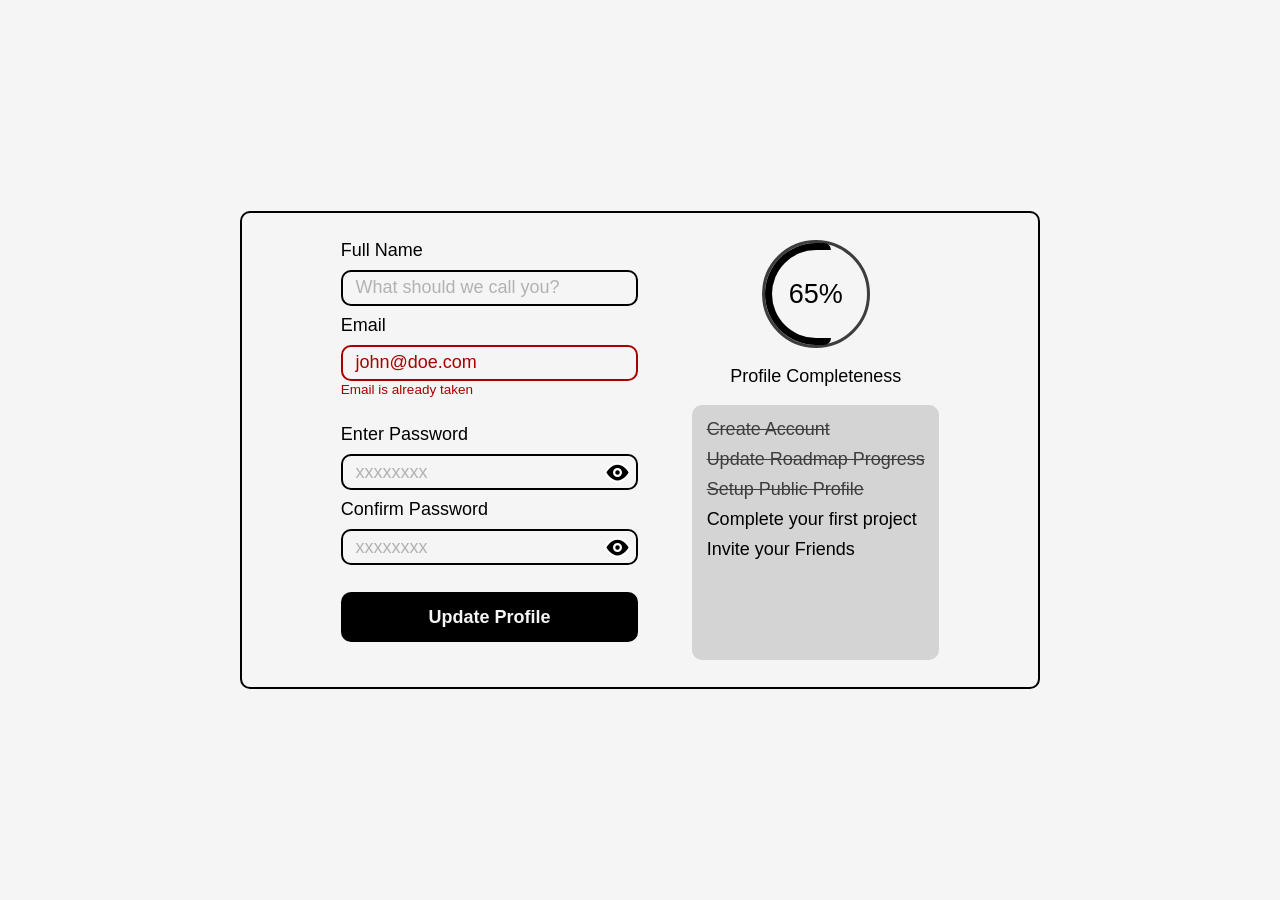
<file: cssAccessibleFormUI/index.html>
<!DOCTYPE html>
<html lang="en">

<head>
    <meta charset="UTF-8">
    <meta name="viewport" content="width=device-width, initial-scale=1.0">
    <title>Accessible Form UI</title>
    <!-- Could have OG tags, icons, more meta tags -->
    <link rel="stylesheet" href="style.css">
</head>

<body>
    <div class="content-container">
        <main>
            <form class="form" method="POST" action="https://httpbin.org/post">
                <label for="full-name">Full Name</label><input class="form__input" type="text" name="full-name"
                    id="full-name" required aria-required="true" placeholder="What should we call you?">
                <label for="email">Email</label><input class="form__input invalid-field" type="email" name="email"
                    id="email" required aria-required="true" aria-describedby="email-error" aria-invalid="true"
                    placeholder="john@doe.com">
                <p id="email-error" class="p--invalid" aria-live="polite">Email is already taken</p>
                <label for="pwd" class="form__section-label">Enter Password</label>
                <div class="pwd-container">
                    <input class="form__input" type="password" name="pwd" id="pwd" required aria-required="true"
                        placeholder="xxxxxxxx">
                    <button class="form__input-button" type="button" aria-label="Toggle password visibility"
                        aria-pressed="false">
                        <svg viewBox="0 0 24 24" fill="none" xmlns="http://www.w3.org/2000/svg" aria-hidden="true"
                            focusable="false">
                            <path d="M1 12C1 12 5 4 12 4C19 4 23 12 23 12C23 12 19 20 12 20C5 20 1 12 1 12Z"
                                fill="#000000" stroke="#ffffff" stroke-width="2" stroke-linecap="round"
                                stroke-linejoin="round"></path>

                            <circle cx="12" cy="12" r="3" fill="#000000" stroke="#ffffff" stroke-width="2"
                                stroke-linecap="round" stroke-linejoin="round"></circle>
                        </svg>
                    </button>
                </div>
                <label for="pwd-confirm">Confirm Password</label>
                <div class="pwd-container">
                    <input class="form__input" type="password" name="pwd-confirm" id="pwd-confirm" required
                        aria-required="true" placeholder="xxxxxxxx">
                    <button class="form__input-button" type="button" aria-label="Toggle password visibility"
                        aria-pressed="false">
                        <svg viewBox="0 0 24 24" fill="none" xmlns="http://www.w3.org/2000/svg" aria-hidden="true"
                            focusable="false">
                            <path d="M1 12C1 12 5 4 12 4C19 4 23 12 23 12C23 12 19 20 12 20C5 20 1 12 1 12Z"
                                fill="#000000" stroke="#ffffff" stroke-width="2" stroke-linecap="round"
                                stroke-linejoin="round"></path>

                            <circle cx="12" cy="12" r="3" fill="#000000" stroke="#ffffff" stroke-width="2"
                                stroke-linecap="round" stroke-linejoin="round"></circle>
                        </svg>
                    </button>
                </div>
                <button class="form__submit-button form__section-label" type="submit">Update Profile</button>
            </form>

        </main>
        <aside class="aside">
            <div class="aside-completeness" role="progressbar" aria-valuenow="65" aria-valuemin="0" aria-valuemax="100"
                aria-label="Profile completeness">
                <span>65%</span>
                <p>Profile Completeness</p>
            </div>
            <div class="profile-checklist">
                <ul class="profile-checklist__ul">
                    <li class="done nowrap"><span class="sr-only">Completed: </span>Create Account</li>
                    <li class="done nowrap"><span class="sr-only">Completed: </span>Update Roadmap Progress</li>
                    <li class="done nowrap"><span class="sr-only">Completed: </span>Setup Public Profile</li>
                    <li>Complete your first project</li>
                    <li>Invite your Friends</li>
                </ul>
            </div>
        </aside>
    </div>
</body>

</html>
</file>
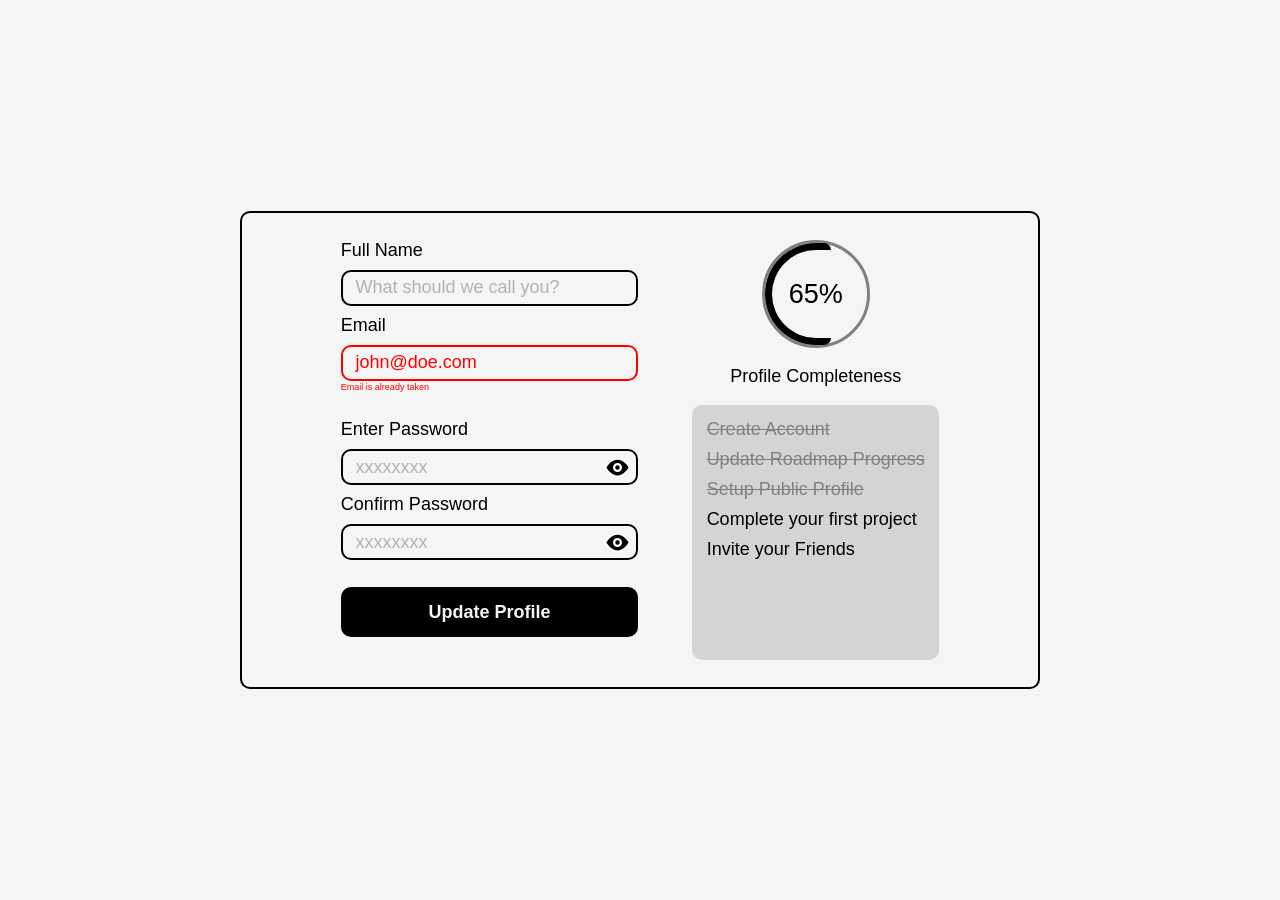
<file: cssAcessibleFormUI/index.html>
<!DOCTYPE html>
<html lang="en">

<head>
    <meta charset="UTF-8">
    <meta name="viewport" content="width=device-width, initial-scale=1.0">
    <title>Acessible Form UI</title>
    <!-- Could have OG tags, icons, more meta tags -->
    <link rel="stylesheet" href="style.css">
</head>

<body>
    <div class="content-container">
        <main>
            <form class="form" method="POST" action="https://httpbin.org/post">
                <label for="full-name">Full Name</label><input class="form__input" type="text" name="full-name"
                    id="full-name" required aria-required="true" placeholder="What should we call you?">
                <label for="email">Email</label><input class="form__input invalid-field" type="email" name="email"
                    id="email" required aria-required="true" aria-describedby="email-error" aria-invalid="true"
                    placeholder="john@doe.com">
                <p id="email-error" class="p--invalid">Email is already taken</p>
                <label for="pwd" class="form__section-label">Enter Password</label>
                <div class="pwd-container">
                    <input class="form__input" type="password" name="pwd" id="pwd" required aria-required="true"
                        placeholder="xxxxxxxx">
                    <button class="form__input-button" type="button" aria-label="Toggle password visibility">
                        <svg viewBox="0 0 24 24" fill="none" xmlns="http://www.w3.org/2000/svg">
                            <path d="M1 12C1 12 5 4 12 4C19 4 23 12 23 12C23 12 19 20 12 20C5 20 1 12 1 12Z"
                                fill="#000000" stroke="#ffffff" stroke-width="2" stroke-linecap="round"
                                stroke-linejoin="round"></path>

                            <circle cx="12" cy="12" r="3" fill="#000000" stroke="#ffffff" stroke-width="2"
                                stroke-linecap="round" stroke-linejoin="round"></circle>
                        </svg>
                    </button>
                </div>
                <label for="pwd-confirm">Confirm Password</label>
                <div class="pwd-container">
                    <input class="form__input" type="password" name="pwd-confirm" id="pwd-confirm" required
                        aria-required="true" placeholder="xxxxxxxx">
                    <button class="form__input-button" type="button" aria-label="Toggle password visibility">
                        <svg viewBox="0 0 24 24" fill="none" xmlns="http://www.w3.org/2000/svg">
                            <path d="M1 12C1 12 5 4 12 4C19 4 23 12 23 12C23 12 19 20 12 20C5 20 1 12 1 12Z"
                                fill="#000000" stroke="#ffffff" stroke-width="2" stroke-linecap="round"
                                stroke-linejoin="round"></path>

                            <circle cx="12" cy="12" r="3" fill="#000000" stroke="#ffffff" stroke-width="2"
                                stroke-linecap="round" stroke-linejoin="round"></circle>
                        </svg>
                    </button>
                </div>
                <button class="form__submit-button form__section-label" type="submit">Update Profile</button>
            </form>

        </main>
        <aside class="aside">
            <div class="aside-completeness">
                <span>65%</span>
                <p>Profile Completeness</p>
            </div>
            <div class="profile-checklist">
                <ul profile-checklist__ul>
                    <li><del class="nowrap">Create Account</del></li>
                    <li><del class="nowrap">Update Roadmap Progress</del></li>
                    <li><del class="nowrap">Setup Public Profile</del></li>
                    <li>Complete your first project</li>
                    <li>Invite your Friends</li>
                </ul>
            </div>
        </aside>
    </div>
</body>

</html>
</file>
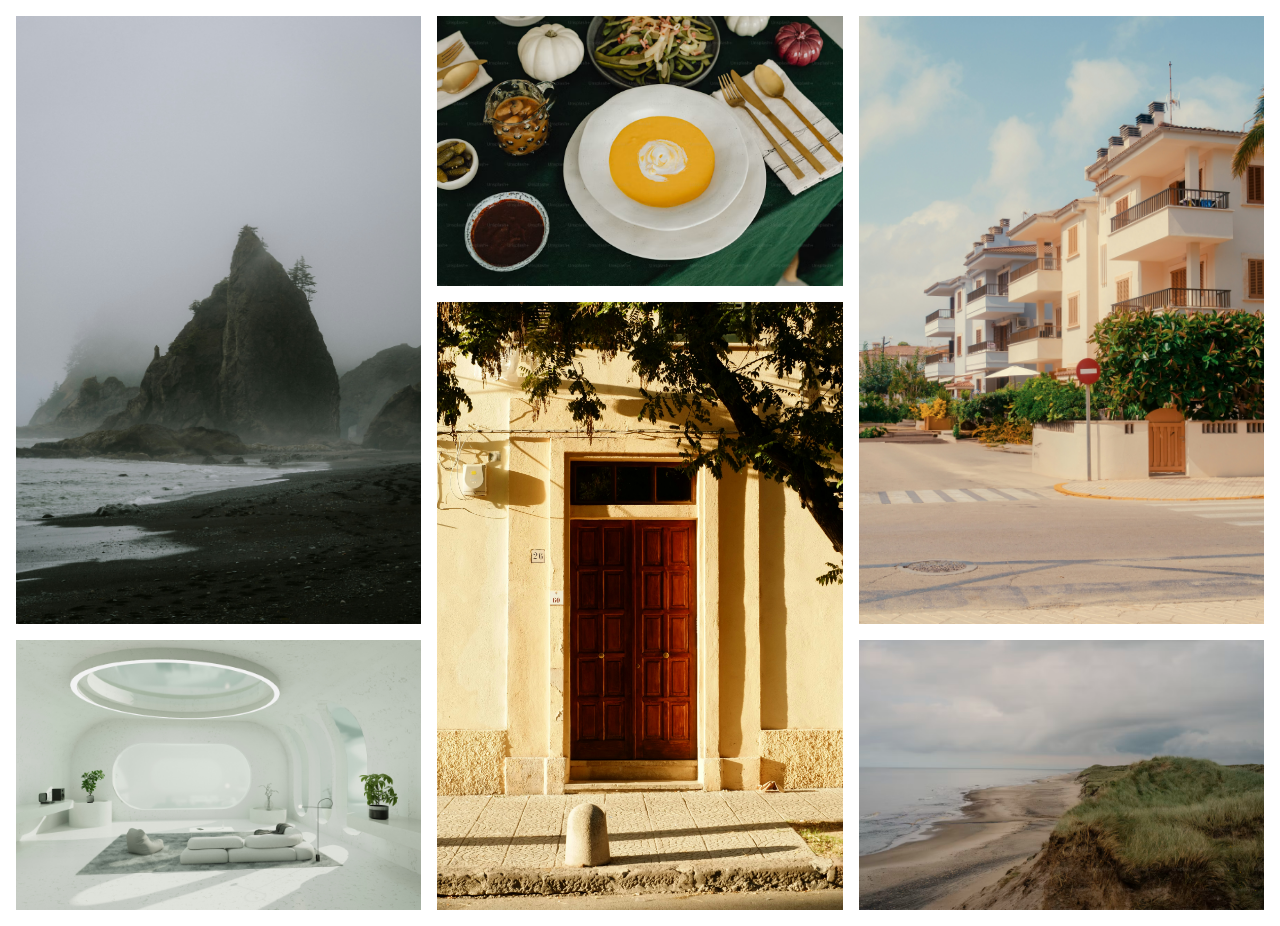
<file: cssImageGridLayout/index.html>
<!DOCTYPE html>
<html lang="en">

<head>
    <meta charset="UTF-8">
    <meta name="viewport" content="width=device-width, initial-scale=1.0">
    <title>Image Grid Layout</title>
    <!-- Could have og tags, more metas, icons -->
    <link rel="stylesheet" href="style.css">
</head>

<body>
    <main class="main">
        <img src="img/jasper-gribble-TTExgxV06KA-unsplash.jpg" loading="lazy"
            alt="A foggy beach with a large rock formation in the foreground" width="3603" height="5404">
        <img src="img/food.avif" loading="lazy" alt="A table topped with plates and bowls of food" loading="lazy"
            width="1170" height="780">
        <img src="img/florian-schmid-f1PzRPbqt0M-unsplash.jpg" loading="lazy"
            alt="A row of white apartment buildings next to a street" width="3648" height="5472">
        <img src="img/pawel-czerwinski-Wuu6H3mI7UA-unsplash.jpg" loading="lazy"
            alt="A living room with a white couch and a round window" width="8400" height="5600">
        <img src="img/bernhard-uTd-kylh7bE-unsplash.jpg" loading="lazy"
            alt="A building with a red door and a tree in front of it" width="3200" height="4799">
        <img src="img/beach.avif" loading="lazy" alt="A view of a beach from the top of a hill" width="1170"
            height="780">
    </main>
</body>

</html>
</file>
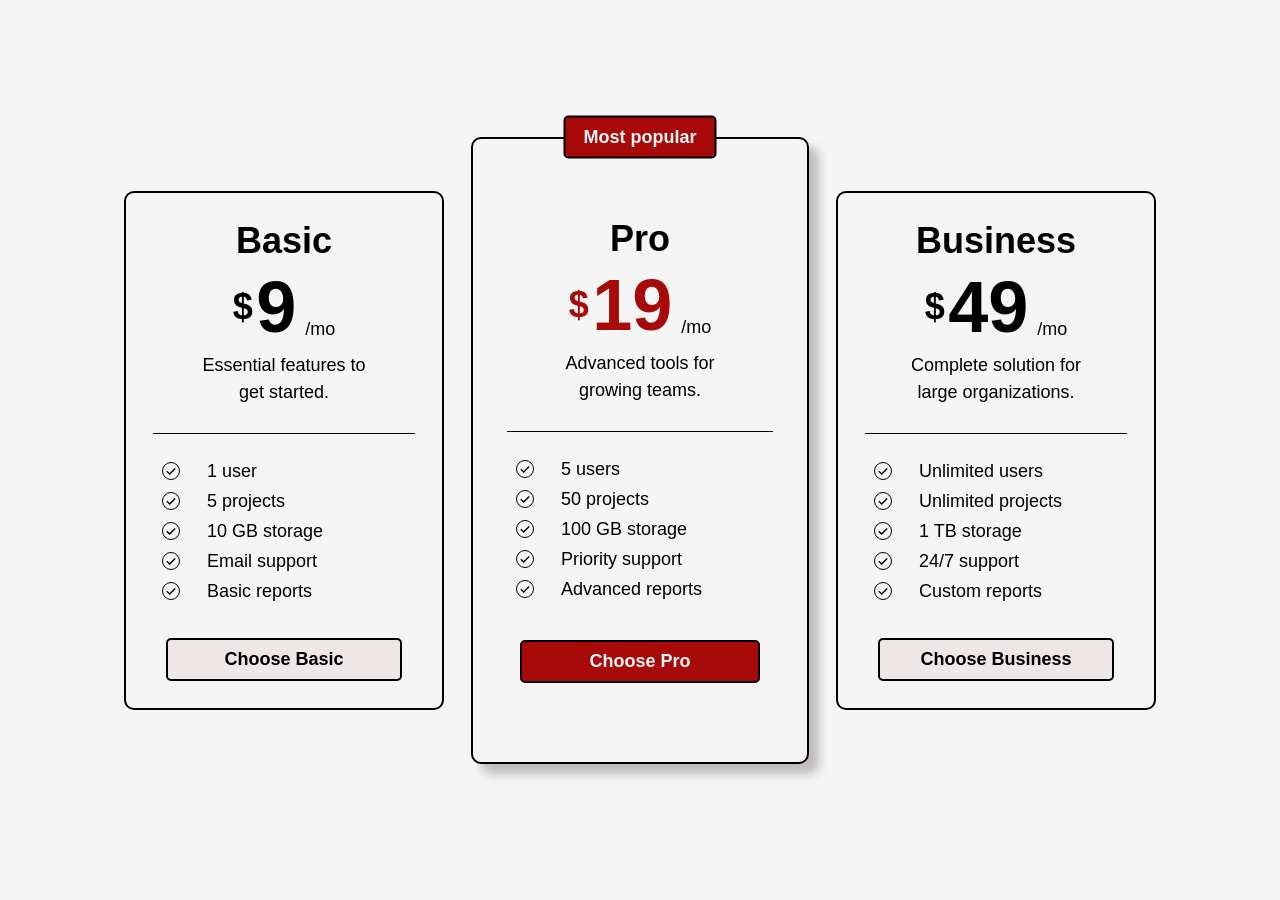
<file: cssPricingCards/index.html>
<!DOCTYPE html>
<html lang="en">

<head>
    <meta charset="UTF-8">
    <meta name="viewport" content="width=device-width, initial-scale=1.0">
    <title>Pricing Cards</title>
    <!-- Could have og tags, more metas, icons -->
    <link rel="stylesheet" href="style.css">
</head>

<body>
    <main class="pricing-container">
        <article class="card">
            <h2 class="plan-name">Basic</h2>
            <div class="price">
                <span class="currency">$</span>
                <span class="amount">9</span>
                <span class="period">/mo</span>
            </div>
            <p class="tagline">Essential features to get started.</p>
            <ul class="feature-list">
                <li>1 user</li>
                <li>5 projects</li>
                <li>10 GB storage</li>
                <li>Email support</li>
                <li>Basic reports</li>
            </ul>
            <button type="button">Choose Basic</button>
        </article>
        <article class="card highlight-card">
            <span class="highlight-bg popular-plan nowrap">Most popular</span>
            <h2 class="plan-name">Pro</h2>
            <div class="price">
                <span class="currency highlight-text">$</span>
                <span class="amount highlight-text">19</span>
                <span class="period">/mo</span>
            </div>
            <p class="tagline">Advanced tools for growing teams.</p>
            <ul class="feature-list">
                <li>5 users</li>
                <li>50 projects</li>
                <li>100 GB storage</li>
                <li>Priority support</li>
                <li>Advanced reports</li>
            </ul>
            <button class="highlight-bg" type="button">Choose Pro</button>
        </article>
        <article class="card">
            <h2 class="plan-name">Business</h2>
            <div class="price">
                <span class="currency">$</span>
                <span class="amount">49</span>
                <span class="period">/mo</span>
            </div>
            <p class="tagline">Complete solution for large organizations.</p>
            <ul class="feature-list">
                <li>Unlimited users</li>
                <li>Unlimited projects</li>
                <li>1 TB storage</li>
                <li>24/7 support</li>
                <li>Custom reports</li>
            </ul>
            <button type="button">Choose Business</button>
        </article>
    </main>
</body>

</html>
</file>
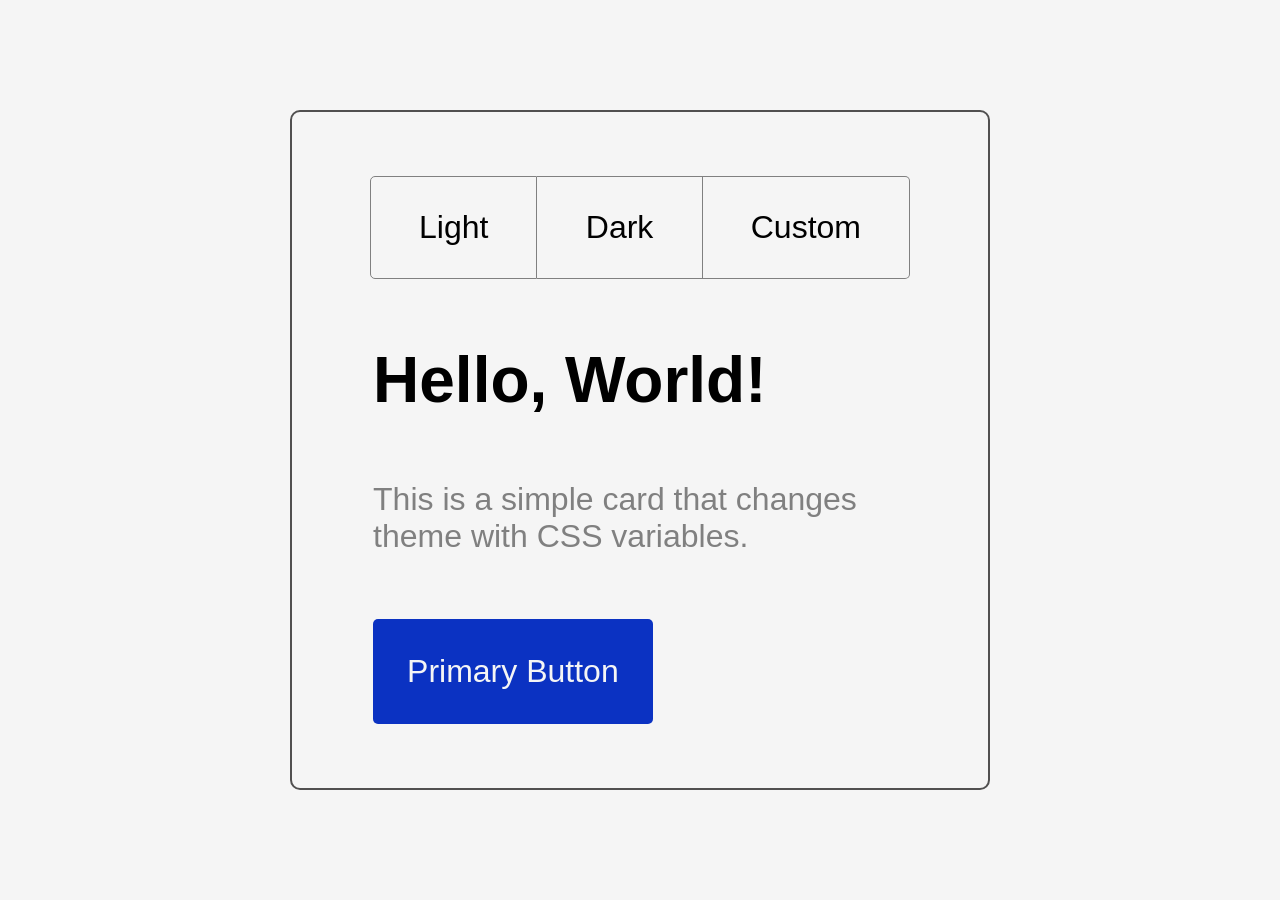
<file: cssThemeSwitcher/index.html>
<!DOCTYPE html>
<html lang="en">

<head>
    <meta charset="UTF-8">
    <meta name="viewport" content="width=device-width, initial-scale=1.0">
    <title>Theme Switcher</title>
    <!-- Could have og tags, more metas, icons -->
    <link rel="stylesheet" href="style.css">
</head>

<body>
    <div class="container">
        <header class="header">
            <input class="sr-only" type="radio" name="theme" id="light-theme" value="Light">
            <label class="header__label" for="light-theme">Light</label>
            <input class="sr-only" type="radio" name="theme" id="dark-theme" value="Dark">
            <label class="header__label" for="dark-theme">Dark</label>
            <input class="sr-only" type="radio" name="theme" id="custom-theme" value="Custom">
            <label class="header__label" for="custom-theme">Custom</label>
        </header>
        <main class="main">
            <h1 class="main__title">Hello, World!</h1>
            <p class="main__description">This is a simple card that changes theme with CSS variables.</p>
            <button type="button" class="main__btn">Primary Button</button>
        </main>
    </div>
</body>

</html>
</file>
<file: cssAccessibleFormUI/style.css>
/* || RESET */

*,
*::before,
*::after {
    margin: 0;
    padding: 0;
    box-sizing: border-box;
}

input,
button {
    font: inherit;
}

/* || VARIABLES */

:root {
    /* FONTS */
    --font-family: "Roboto", sans-serif;
    --font-size: clamp(1rem, 1vw + 0.4rem, 1.125rem);
    --invalid-font-size: 0.75rem;
    --percentage-font-size: 1.5rem;

    /* COLORS */
    --font-color: #000000;
    --bg-color: #f5f5f5;
    --border-color: black;
    --aside-bg-color: #d4d4d4;
    --aside-color: #3D3D3D;
    --input-placeholder-color: rgba(178, 175, 175, 0.978);
    --invalid-color: #A80000;
    --invalid-border-color: #A80000;
    --percentage-border-color: #3D3D3D;
    --button-bg-color: black;
    --button-color: whitesmoke;

    /* BORDERS */
    --content-container-border: 2px solid var(--border-color);
    --border-radius: 10px;
    --input-border: 2px solid var(--border-color);
    --percentage-border: 3px solid var(--percentage-border-color);
    --percentage-border-radius: 50%;
    --percentage-completed-border: 7px solid var(--border-color);

    /* PADDINGS */
    --content-container-padding: 1.5rem;
    --body-padding: 0.3rem;
    --input-padding-tb: 0.3rem;
    --aside-padding: 0.8rem;
    --input-padding-lr: 0.7rem;

    /* WIDTH */
    --percentage-circle-width: 6rem;

    /* OUTLINE */
    --outline: 3px solid var(--font-color);
    --outline-offset: 2px;
}

/* || GENERAL STYLES */

html {
    background-color: var(--bg-color);
    color: var(--font-color);
    font-size: var(--font-size);
    font-family: var(--font-family);
}

body {
    min-height: 100vh;
    display: flex;
    justify-content: center;
    align-items: center;
    padding: var(--body-padding);
}

ul {
    list-style-type: none;
}

input::placeholder {
    color: var(--input-placeholder-color);
}

button {
    cursor: pointer;
}

/* || UTILITY STYLES */

.form .invalid-field {
    border-color: var(--invalid-border-color);
}

.form .invalid-field::placeholder {
    color: var(--invalid-color);
}

.p--invalid {
    color: var(--invalid-color);
    font-size: var(--invalid-font-size);
    margin-top: -0.4rem;
}

.sr-only {
    position: absolute; /* Elemento some da página */
    width: 1px;
    height: 1px;
    margin: -1px;
    overflow: hidden;
    clip: rect(0, 0, 0, 0); /* Legado */
    clip-path: inset(
        50%
    ); /* Recorta 50% de cada lado do retângulo, caixa invisível */
    white-space: nowrap;
    border: 0;
}

.nowrap {
    white-space: nowrap;
}

/* || MAIN CONTAINER */

.content-container {
    border: var(--content-container-border);
    border-radius: var(--border-radius);
    max-width: 800px;
    padding: var(--content-container-padding);
    display: flex;
    justify-content: center;
    gap: 3rem;
    width: 100%;
}

/* || FORM */

.form {
    display: flex;
    flex-direction: column;
    gap: 0.5rem;
}

.form__section-label {
    margin-block-start: 1rem;
}

.pwd-container {
    display: flex;
    align-items: stretch;
    width: 100%;
    border: var(--input-border);
    border-radius: var(--border-radius);
    justify-content: space-between;
}

.pwd-container:focus-within {
    outline: var(--outline);
    outline-offset: var(--outline-offset);
}

.pwd-container .form__input:focus,
.pwd-container .form__input:focus-visible {
    outline: none; /* Garante que o input interno não desenhe uma borda fantasma */
}

.pwd-container input {
    border: none;
}

.form__input {
    background-color: transparent;
    border: var(--input-border);
    border-radius: var(--border-radius);
    padding-top: var(--input-padding-tb);
    padding-bottom: var(--input-padding-tb);
    padding-inline: var(--input-padding-lr);
}

.form__input-button {
    background-color: var(--button-color);
    border-radius: var(--border-radius);
    border-color: transparent;
    border-left: 0;
    display: inline-flex;
    align-items: center;
    justify-content: center;
    padding-inline: 0.2rem;
    color: var(--button-bg-color);
}

.form__input:focus-visible {
    outline: var(--outline);
    outline-offset: var(--outline-offset);
}

.form__input-button svg {
    width: 1.5rem;
}

.form__submit-button {
    background-color: var(--button-bg-color);
    color: var(--button-color);
    font-weight: bold;
    border-radius: var(--border-radius);
    border-color: transparent;
    padding: var(--input-padding-lr);
}

.form__submit-button:focus-visible {
    outline: var(--outline);
    outline-offset: var(--outline-offset);
}

/* || ASIDE */

.aside {
    display: flex;
    flex-direction: column;
    gap: 1rem;
    min-height: 420px;
}

.aside-completeness {
    display: flex;
    flex-direction: column;
    align-items: center;
    gap: 1rem;
}

.aside-completeness span {
    font-size: var(--percentage-font-size);
    border: var(--percentage-border);
    border-radius: var(--percentage-border-radius);
    width: var(--percentage-circle-width);
    height: var(--percentage-circle-width);
    text-align: center;
    display: flex;
    align-items: center;
    justify-content: center;
    position: relative;
}

.aside-completeness span::before {
    content: "";
    position: absolute;
    top: 0;
    left: 0;
    width: 65%; /* Cobre apenas a metade esquerda */
    height: 100%;
    border: var(--percentage-completed-border);
    border-top-left-radius: var(--percentage-circle-width);
    border-bottom-left-radius: var(--percentage-circle-width);
    border-bottom-right-radius: 15px;
    border-top-right-radius: 15px;
    border-right: none;
}

/* || PROFILE CHECKLIST */

.profile-checklist {
    background-color: var(--aside-bg-color);
    border-radius: var(--border-radius);
    padding: var(--aside-padding);
    flex: 1;
}

.profile-checklist ul {
    display: flex;
    flex-direction: column;
    gap: 0.5rem;
}

.profile-checklist .done {
    color: var(--aside-color);
    text-decoration: line-through;
}

/* || RESPONSIVE */

@media screen and (max-width: 560px) {
    .content-container {
        flex-direction: column;
    }
}

@media (hover: hover) {
    button:hover {
        opacity: 0.5;
    }
}
</file>
<file: cssAcessibleFormUI/style.css>
/* || RESET */

*,
*::before,
*::after {
    margin: 0;
    padding: 0;
    box-sizing: border-box;
}

input,
button {
    font: inherit;
}

/* || VARIABLES */

:root {
    /* FONTS */
    --font-family: "Roboto", sans-serif;
    --font-size: clamp(1rem, 1vw + 0.4rem, 1.125rem);
    --invalid-font-size: 0.5rem;
    --percentage-font-size: 1.5rem;

    /* COLORS */
    --font-color: black;
    --bg-color: whitesmoke;
    --border-color: black;
    --aside-bg-color: rgb(212, 212, 212);
    --aside-color: gray;
    --input-placeholder-color: rgba(178, 175, 175, 0.978);
    --invalid-color: red;
    --invalid-border-color: red;
    --percentage-border-color: gray;
    --button-bg-color: black;
    --button-color: whitesmoke;

    /* BORDERS */
    --content-container-border: 2px solid var(--border-color);
    --border-radius: 10px;
    --input-border: 2px solid var(--border-color);
    --percentage-border: 3px solid var(--percentage-border-color);
    --percentage-border-radius: 50%;
    --percentage-completed-border: 7px solid var(--border-color);

    /* PADDINGS */
    --content-container-padding: 1.5rem;
    --body-padding: 0.3rem;
    --input-padding-tb: 0.3rem;
    --aside-padding: 0.8rem;
    --input-padding-lr: 0.7rem;

    /* WIDTH */
    --percentage-circle-width: 6rem;
}

/* || GENERAL STYLES */

html {
    background-color: var(--bg-color);
    color: var(--font-color);
    font-size: var(--font-size);
    font-family: var(--font-family);
}

body {
    min-height: 100vh;
    display: flex;
    justify-content: center;
    align-items: center;
    padding: var(--body-padding);
}

ul {
    list-style-type: none;
}

input::placeholder {
    color: var(--input-placeholder-color);
}

button {
    cursor: pointer;
}

/* || UTILITY STYLES */

.form .invalid-field {
    border-color: var(--invalid-border-color);
}

.form .invalid-field::placeholder {
    color: var(--invalid-color);
}

.p--invalid {
    color: var(--invalid-color);
    font-size: var(--invalid-font-size);
    margin-top: -0.4rem;
}

.nowrap {
    white-space: nowrap;
}

/* || MAIN CONTAINER */

.content-container {
    border: var(--content-container-border);
    border-radius: var(--border-radius);
    max-width: 800px;
    padding: var(--content-container-padding);
    display: flex;
    justify-content: center;
    gap: 3rem;
    width: 100%;
}

/* || FORM */

.form {
    display: flex;
    flex-direction: column;
    gap: 0.5rem;
}

.form__section-label {
    margin-block-start: 1rem;
}

.pwd-container {
    display: flex;
    align-items: stretch;
    width: 100%;
    border: var(--input-border);
    border-radius: var(--border-radius);
    justify-content: space-between;
}

.pwd-container .form__input:focus {
    outline: none;
}

.pwd-container:focus-within {
    outline: auto;
}

.pwd-container input {
    border: none;
}

.form__input {
    background-color: transparent;
    border: var(--input-border);
    border-radius: var(--border-radius);
    padding-top: var(--input-padding-tb);
    padding-bottom: var(--input-padding-tb);
    padding-inline: var(--input-padding-lr);
}

.form__input-button {
    background-color: var(--button-color);
    border-radius: var(--border-radius);
    border-color: transparent;
    border-left: 0;
    display: inline-flex;
    align-items: center;
    justify-content: center;
    padding-inline: 0.2rem;
    color: var(--button-bg-color);
}

.form__input-button svg {
    width: 1.5rem;
}

.form__submit-button {
    background-color: var(--button-bg-color);
    color: var(--button-color);
    font-weight: bold;
    border-radius: var(--border-radius);
    border-color: transparent;
    padding: var(--input-padding-lr);
}

/* || ASIDE */

.aside {
    display: flex;
    flex-direction: column;
    gap: 1rem;
    min-height: 420px;
}

.aside-completeness {
    display: flex;
    flex-direction: column;
    align-items: center;
    gap: 1rem;
}

.aside-completeness span {
    font-size: var(--percentage-font-size);
    border: var(--percentage-border);
    border-radius: var(--percentage-border-radius);
    width: var(--percentage-circle-width);
    height: var(--percentage-circle-width);
    text-align: center;
    display: flex;
    align-items: center;
    justify-content: center;
    position: relative;
}

.aside-completeness span::before {
    content: "";
    position: absolute;
    top: 0;
    left: 0;
    width: 65%; /* Cobre apenas a metade esquerda */
    height: 100%;
    border: var(--percentage-completed-border);
    border-top-left-radius: var(--percentage-circle-width);
    border-bottom-left-radius: var(--percentage-circle-width);
    border-bottom-right-radius: 15px;
    border-top-right-radius: 15px;
    border-right: none;
}

/* || PROFILE CHECKLIST */

.profile-checklist {
    background-color: var(--aside-bg-color);
    border-radius: var(--border-radius);
    padding: var(--aside-padding);
    flex: 1;
}

.profile-checklist ul {
    display: flex;
    flex-direction: column;
    gap: 0.5rem;
}

.profile-checklist del {
    color: var(--aside-color);
}

/* || RESPONSIVE */

@media screen and (max-width: 560px) {
    .content-container {
        flex-direction: column;
    }
}

@media (hover: hover) {
    button:hover {
        opacity: 0.5;
    }
}
</file>
<file: cssImageGridLayout/style.css>
/* || RESET */

*,
*::before,
*::after {
    margin: 0;
    padding: 0;
    box-sizing: border-box;
}

img {
    max-width: 100%;
    height: auto;
    display: block;
}

/* || GENERAL STYLES */

body {
    min-height: 100vh;
    display: flex;
    justify-content: center;
    align-items: center;
    padding: 1rem;
}

/* || MAIN */

.main {
    display: grid;
    grid-template-columns: repeat(1, 1fr);
    gap: 1rem;
}

/* || RESPONSIVE */

@media screen and (min-width: 550px) {
    .main {
        grid-template-columns: repeat(2, 1fr);
    }

    img:nth-child(odd) {
        grid-row: span 2; /* Esses itens ocupam 2 linhas */
    }
}

@media screen and (min-width: 1000px) {
    .main {
        grid-template-columns: repeat(3, 1fr);
    }

    img:nth-child(5) {
        grid-column: 2;
        grid-row: 2 / span 2;
    }
}
</file>
<file: cssPricingCards/style.css>
/* || RESET */

*,
*::before,
*::after {
    margin: 0;
    padding: 0;
    box-sizing: border-box;
}

button {
    font: inherit;
}

button:focus {
    outline: var(--outline);
    outline-offset: var(--outline-offset);
}

/* || VARIABLES */

:root {
    /* FONTS */
    --font-family: "Arial", sans-serif;
    --font-size: clamp(1rem, 1vw + 0.4rem, 1.125rem);
    --plan-title-size: 2rem;
    --price-highlight-size: 4rem;
    --currency-highlight-size: 2rem;

    /* SVG */
    --li-marker-size: 1rem;

    /* COLORS */
    --font-color: #000000;
    --bg-color: #f5f5f5;
    --card-border-color: black;
    --highlight-color: #a80a0a;
    --highlighted-font-color: whitesmoke;
    --btn-border-color: black;
    --btn-bg-color: rgb(237, 231, 231);
    --btn-hover-bg-color: rgb(120, 114, 114);
    --btn-highlight-hover-bg-color: #6c0909;
    --highlight-border-color: black;
    --li-marker-border-color: black;

    /* PADDINGS */
    --body-padding: 1rem;
    --btn-padding: 0.5rem 1.5em;
    --card-padding: 1.5rem;
    --highlight-padding: 0.5rem 1rem;
    --list-padding: 1.5rem 0.5rem;
    --main-padding: 1rem;

    /* BORDERS */
    --card-border: 2px solid var(--card-border-color);
    --card-border-radius: 10px;
    --btn-border: 2px solid var(--btn-border-color);
    --btn-border-radius: 5px;
    --highlight-border: 2px solid var(--highlight-border-color);
    --highlight-border-radius: 5px;
    --li-marker-border: 1px solid var(--li-marker-border-color);
    --li-marker-border-radius: 50%;
    --list-border-top: 1px solid var(--card-border-color);

    /* MARGINS */
    --period-margin-left: 0.3rem;
    --li-marker-margin: 0.5rem;

    /* SHADOWS */
    --highlight-shadow: 10px 10px 10px rgb(192, 187, 187);

    /* OUTLINES */
    --outline: 2px solid var(--highlight-color);
    --outline-offset: 2px;
}

/* || GENERAL STYLES */

html {
    background-color: var(--bg-color);
    color: var(--font-color);
    font-size: var(--font-size);
    font-family: var(--font-family);
}

body {
    padding: var(--body-padding);
    display: flex;
    justify-content: center;
    align-items: center; /* Evitar esticar os itens na main */
    min-height: 100vh;
}

button {
    border: var(--btn-border);
    background-color: var(--btn-bg-color);
    font-weight: bold;
    border-radius: var(--btn-border-radius);
    padding: var(--btn-padding);
    width: 90%;
    cursor: pointer;
    margin-top: auto;
}

/* || UTILITY STYLES */

.nowrap {
    white-space: nowrap;
}

.highlight-bg {
    background-color: var(--highlight-color);
    color: var(--highlighted-font-color);
}

.highlight-text {
    color: var(--highlight-color);
}

.highlight-card::before {
    content: "";
    position: absolute;
    border: var(--card-border);
    border-radius: var(--card-border-radius);
    inset: -3rem -0.5rem;
    box-shadow: var(--highlight-shadow);
    z-index: -1;
}

.card.highlight-card {
    border: none;
}

.popular-plan {
    font-weight: bold;
    border: var(--highlight-border);
    border-radius: var(--highlight-border-radius);
    padding: var(--highlight-padding);
    position: absolute;
    top: -3rem; /* Topo do selo vai pro topo do card */
    left: 50%; /*  Move o canto esquerdo do selo para o meio do card, horizontalmente */
    transform: translate(
        -50%,
        -50%
    ); /* Volta o meio do selo para o meio do card e alinha o meio verticalmente */
}

/* || MAIN */

.pricing-container {
    display: flex;
    justify-content: center;
    align-items: stretch;
    gap: 2rem;
    padding: var(--main-padding);
    width: 100%;
    max-width: 1200px; /* Para telas muito grandes */
}

/* || CARD */

.card {
    border: var(--card-border);
    border-radius: var(--card-border-radius);
    display: flex;
    flex-direction: column;
    gap: 0.5rem;
    max-width: 320px;
    align-items: center;
    padding: var(--card-padding);
    position: relative;
    flex: 1;
}

.plan-name {
    font-size: var(--plan-title-size);
}

.tagline {
    max-width: 18ch;
    text-align: center;
    line-height: 1.5;
}

.feature-list {
    list-style-type: none;
    display: flex;
    flex-direction: column;
    flex-grow: 1;
    gap: 0.5rem;
    width: 100%;
    border-top: var(--list-border-top);
    padding: var(--list-padding);
    margin-top: 1rem;
}

.feature-list li::before {
    content: "";
    display: inline-block;
    width: var(--li-marker-size);
    height: var(--li-marker-size);
    background-image: url('data:image/svg+xml;utf8,<svg xmlns="http://www.w3.org/2000/svg" viewBox="0 0 24 24"><circle cx="12" cy="12" r="10" fill="whitesmoke"/><path d="M9.9997 15.1709L6.4138 11.585L4.9996 12.9992L9.9997 17.9993L19.0001 8.9989L17.5859 7.5847L9.9997 15.1709Z" fill="black"/></svg>');
    border: var(--li-marker-border);
    border-radius: var(--li-marker-border-radius);
    margin-right: var(--li-marker-margin);
    flex-shrink: 0;
}

.feature-list li {
    display: flex;
    align-items: center;
    gap: 1rem;
}

/* || PRICE SECTION */

.price {
    display: flex;
    gap: 0.2rem;
    line-height: 1;
    align-items: center;
}

.currency,
.amount {
    font-weight: bold;
}

.currency {
    font-size: var(--currency-highlight-size);
}

.amount {
    font-size: var(--price-highlight-size);
}

.period {
    align-self: flex-end;
    margin-left: var(--period-margin-left);
    line-height: 1.5;
}

/* || HOVER */

@media (hover: hover) {
    button:hover {
        background-color: var(--btn-hover-bg-color);
        box-shadow: var(--highlight-shadow);
    }

    button.highlight-bg:hover {
        background-color: var(--btn-highlight-hover-bg-color);
    }
}

/* || RESPONSIVE */

@media screen and (max-width: 800px) {
    .pricing-container {
        flex-direction: column;
        align-items: center;
        gap: 5rem;
    }

    .card {
        max-width: 450px;
        width: 100%;
    }
}
</file>
<file: cssThemeSwitcher/style.css>
/* || RESET */

*,
*::before,
*::after {
    margin: 0;
    padding: 0;
    box-sizing: border-box;
}

button {
    font: inherit;
}

/* || VARIABLES */

:root {
    /* FONTS */
    --font-family: "Arial", sans-serif;
    --font-size: clamp(2rem, 2vw + 0.4rem, 2.125rem);

    /* COLORS */
    --font-color: #000000;
    --bg-color: #f5f5f5;
    --card-border-color: rgb(81, 80, 80);
    --btn-color: whitesmoke;
    --highlight-color: rgb(11, 50, 194);
    --hover-bg-color: rgb(87, 87, 87);
    --header-border-color: gray;
    --shadow-color: #c0bbbb;
    --description-color: gray;
    --checked-input-color: whitesmoke;

    /* PADDINGS */
    --body-padding: 1rem;
    --btn-padding: 1em;
    --card-padding: 2rem;
    --header-padding: 1rem 1.5rem;

    /* BORDERS */
    --card-border: 2px solid var(--card-border-color);
    --card-border-radius: 10px;
    --header-border-radius: 5px;
    --btn-border: 2px solid var(--btn-border-color);
    --btn-border-radius: 5px;
    --header-border: 1px solid var(--header-border-color);

    /* SHADOWS */
    --highlight-shadow: 10px 10px 10px var(--shadow-color);

    /* OUTLINES */
    --outline: 3px solid var(--highlight-color);
    --outline-offset: 3px;
}

/* || GENERAL STYLES */

html {
    background-color: var(--bg-color);
    color: var(--font-color);
    font-size: var(--font-size);
    font-family: var(--font-family);
}

/* Centralizar o componente */
body {
    padding: var(--body-padding);
    display: flex;
    justify-content: center;
    align-items: center; /* Evitar esticar os itens na main */
    min-height: 100vh;
}

label,
button {
    cursor: pointer;
}

button:focus,
input:focus + label {
    outline: var(--outline);
    outline-offset: var(--outline-offset);
    z-index: 1;
}

.sr-only {
    position: absolute; /* Elemento some da página */
    width: 1px;
    height: 1px;
    margin: -1px;
    overflow: hidden;
    clip: rect(0, 0, 0, 0); /* Legado */
    clip-path: inset(
        50%
    ); /* Recorta 50% de cada lado do retângulo, caixa invisível */
    white-space: nowrap;
    border: 0;
}

input:checked + label {
    background-color: var(--highlight-color);
    color: var(--checked-input-color);
    /* 1. Remove as bordas superior e inferior visualmente */
    border-top-color: transparent;
    border-bottom-color: transparent;

    /* 2. Cria sombras internas da mesma cor do fundo para cobrir as bordas laterais */
    box-shadow:
        inset 1px 0 0 var(--highlight-color),
        inset -1px 0 0 var(--highlight-color);
}

/* || CONTAINER */

.container {
    border: var(--card-border);
    border-radius: var(--card-border-radius);
    padding: var(--card-padding);
    display: flex;
    flex-direction: column;
    gap: 2rem;
    align-items: center;
    width: 100%;
    max-width: 700px;
}

/* || HEADER */

.header {
    display: flex;
    max-width: 540px;
    justify-content: center;
    align-items: center;
    width: 100%;
}

.header__label {
    border: var(--header-border);
    border-left: none;
    padding: var(--header-padding);
    text-align: center;
    flex: 1;
}

.header input[type="radio"]:first-of-type + .header__label {
    border-left: var(--header-border);
    border-top-left-radius: var(--header-border-radius);
    border-bottom-left-radius: var(--header-border-radius);
}

.header input[type="radio"]:last-of-type + .header__label {
    border-right: var(--header-border);
    border-top-right-radius: var(--header-border-radius);
    border-bottom-right-radius: var(--header-border-radius);
}

/* || MAIN */

.main {
    display: flex;
    flex-direction: column;
    gap: 2rem;
}

.main__description {
    max-width: 30ch;
    color: var(--description-color);
}

.main__btn {
    width: fit-content;
    padding: var(--btn-padding);
    border-radius: var(--btn-border-radius);
    background-color: var(--highlight-color);
    color: var(--btn-color);
    border-color: transparent;
}

/* || THEME SWITCH */

:root:has(#dark-theme:checked) {
    --bg-color: black;
    --font-color: whitesmoke;
}

:root:has(#custom-theme:checked) {
    --bg-color: rgb(247, 247, 217);
    --highlight-color: green;
}

/* || HOVER */

@media (hover: hover) {
    .main__btn:hover,
    label:hover {
        opacity: 0.8;
        box-shadow: var(--highlight-shadow);
    }
}

/* || RESPONSIVITY */

@media screen and (max-width: 620px) {
    .header {
        flex-direction: column;
        align-items: stretch; /* Alongar botão na horizontal */
    }

    .header__label {
        border: var(--header-border);
        border-top: none; /* Sem borda dupla */
        border-radius: 0;
    }

    /* Redefine as bordas e arredondamentos para o formato empilhado vertical */
    .header input[type="radio"]:first-of-type + .header__label {
        border-top: var(
            --header-border
        ); /* Restaura a borda do primeiro item */
        border-top-left-radius: var(--header-border-radius);
        border-top-right-radius: var(--header-border-radius);
        border-bottom-left-radius: 0;
    }

    .header input[type="radio"]:last-of-type + .header__label {
        border-top: none;
        border-bottom-left-radius: var(--header-border-radius);
        border-bottom-right-radius: var(--header-border-radius);
        border-top-right-radius: 0;
    }
}
</file>
